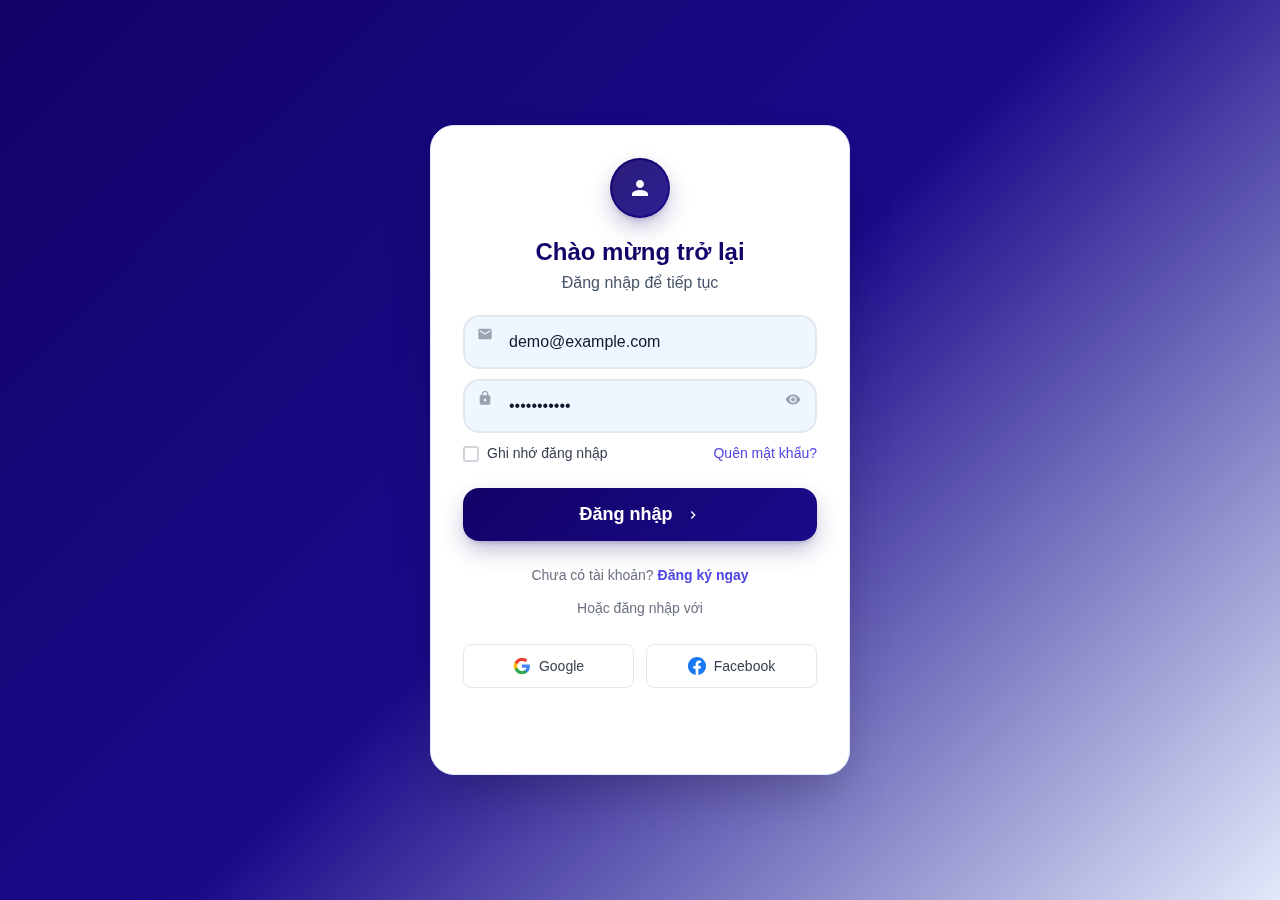
<file: client/html/login.html>
<!DOCTYPE html>
<html lang="vi">
<head>
    <meta charset="UTF-8">
    <meta name="viewport" content="width=device-width, initial-scale=1.0">
    <title>Đăng nhập - Chat Realtime</title>
    <link rel="stylesheet" href="../assets/css/base/variables.css">
    <link rel="stylesheet" href="../assets/css/login.css">
</head>
<body>
    <div class="container">
        <div class="login-card">
            <div class="avatar">
                <div class="avatar-icon">
                    <svg width="24" height="24" viewBox="0 0 24 24" fill="white">
                        <path d="M12 12c2.21 0 4-1.79 4-4s-1.79-4-4-4-4 1.79-4 4 1.79 4 4 4zm0 2c-2.67 0-8 1.34-8 4v2h16v-2c0-2.66-5.33-4-8-4z"/>
                    </svg>
                </div>
            </div>
            
            <h1 class="title">Chào mừng trở lại</h1>
            <p class="subtitle">Đăng nhập để tiếp tục</p>
            
            <form class="login-form" id="loginForm">
                <div class="input-group">
                    <input type="email" id="email" name="email" placeholder="Nhập email của bạn" required>
                    <span class="input-icon">
                        <svg width="16" height="16" viewBox="0 0 24 24" fill="#9CA3AF">
                            <path d="M20 4H4c-1.1 0-1.99.9-1.99 2L2 18c0 1.1.9 2 2 2h16c1.1 0 2-.9 2-2V6c0-1.1-.9-2-2-2zm0 4l-8 5-8-5V6l8 5 8-5v2z"/>
                        </svg>
                    </span>
                </div>
                
                <div class="input-group">
                    <input type="password" id="password" name="password" placeholder="Nhập mật khẩu" required>
                    <span class="input-icon">
                        <svg width="16" height="16" viewBox="0 0 24 24" fill="#9CA3AF">
                            <path d="M18,8h-1V6c0-2.76-2.24-5-5-5S7,3.24,7,6v2H6c-1.1,0-2,0.9-2,2v10c0,1.1,0.9,2,2,2h12c1.1,0,2-0.9,2-2V10C20,8.9,19.1,8,18,8z M12,17c-1.1,0-2-0.9-2-2s0.9-2,2-2s2,0.9,2,2S13.1,17,12,17z M15.1,8H8.9V6c0-1.71,1.39-3.1,3.1-3.1s3.1,1.39,3.1,3.1V8z"/>
                        </svg>
                    </span>
                    <button type="button" class="toggle-password" id="togglePassword">
                        <svg width="16" height="16" viewBox="0 0 24 24" fill="#9CA3AF">
                            <path d="M12,9A3,3 0 0,0 9,12A3,3 0 0,0 12,15A3,3 0 0,0 15,12A3,3 0 0,0 12,9M12,17A5,5 0 0,1 7,12A5,5 0 0,1 12,7A5,5 0 0,1 17,12A5,5 0 0,1 12,17M12,4.5C7,4.5 2.73,7.61 1,12C2.73,16.39 7,19.5 12,19.5C17,19.5 21.27,16.39 23,12C21.27,7.61 17,4.5 12,4.5Z"/>
                        </svg>
                    </button>
                </div>
                
                <div class="form-options">
                    <label class="remember-me">
                        <input type="checkbox" id="remember">
                        <span class="checkmark"></span>
                        Ghi nhớ đăng nhập
                    </label>
                    <a href="#" class="forgot-password">Quên mật khẩu?</a>
                </div>
                
                <button type="submit" class="login-button">
                    Đăng nhập
                    <svg width="16" height="16" viewBox="0 0 24 24" fill="white">
                        <path d="M8.59,16.58L13.17,12L8.59,7.41L10,6L16,12L10,18L8.59,16.58Z"/>
                    </svg>
                </button>
            </form>
            
            <div class="register-link">
                <span>Chưa có tài khoản? </span>
                <a href="register.html">Đăng ký ngay</a>
            </div>
            
            <div class="divider">
                <span>Hoặc đăng nhập với</span>
            </div>
            
            <div class="social-login">
                <button class="social-button google">
                    <svg width="18" height="18" viewBox="0 0 24 24">
                        <path fill="#4285F4" d="M22.56 12.25c0-.78-.07-1.53-.2-2.25H12v4.26h5.92c-.26 1.37-1.04 2.53-2.21 3.31v2.77h3.57c2.08-1.92 3.28-4.74 3.28-8.09z"/>
                        <path fill="#34A853" d="M12 23c2.97 0 5.46-.98 7.28-2.66l-3.57-2.77c-.98.66-2.23 1.06-3.71 1.06-2.86 0-5.29-1.93-6.16-4.53H2.18v2.84C3.99 20.53 7.7 23 12 23z"/>
                        <path fill="#FBBC05" d="M5.84 14.09c-.22-.66-.35-1.36-.35-2.09s.13-1.43.35-2.09V7.07H2.18C1.43 8.55 1 10.22 1 12s.43 3.45 1.18 4.93l2.85-2.22.81-.62z"/>
                        <path fill="#EA4335" d="M12 5.38c1.62 0 3.06.56 4.21 1.64l3.15-3.15C17.45 2.09 14.97 1 12 1 7.7 1 3.99 3.47 2.18 7.07l3.66 2.84c.87-2.6 3.3-4.53 6.16-4.53z"/>
                    </svg>
                    Google
                </button>
                <button class="social-button facebook">
                    <svg width="18" height="18" viewBox="0 0 24 24" fill="#1877F2">
                        <path d="M24 12.073c0-6.627-5.373-12-12-12s-12 5.373-12 12c0 5.99 4.388 10.954 10.125 11.854v-8.385H7.078v-3.47h3.047V9.43c0-3.007 1.792-4.669 4.533-4.669 1.312 0 2.686.235 2.686.235v2.953H15.83c-1.491 0-1.956.925-1.956 1.874v2.25h3.328l-.532 3.47h-2.796v8.385C19.612 23.027 24 18.062 24 12.073z"/>
                    </svg>
                    Facebook
                </button>
            </div>
        </div>
    </div>
    
    <script src="../assets/js/login.js"></script>
</body>
</html>
</file>
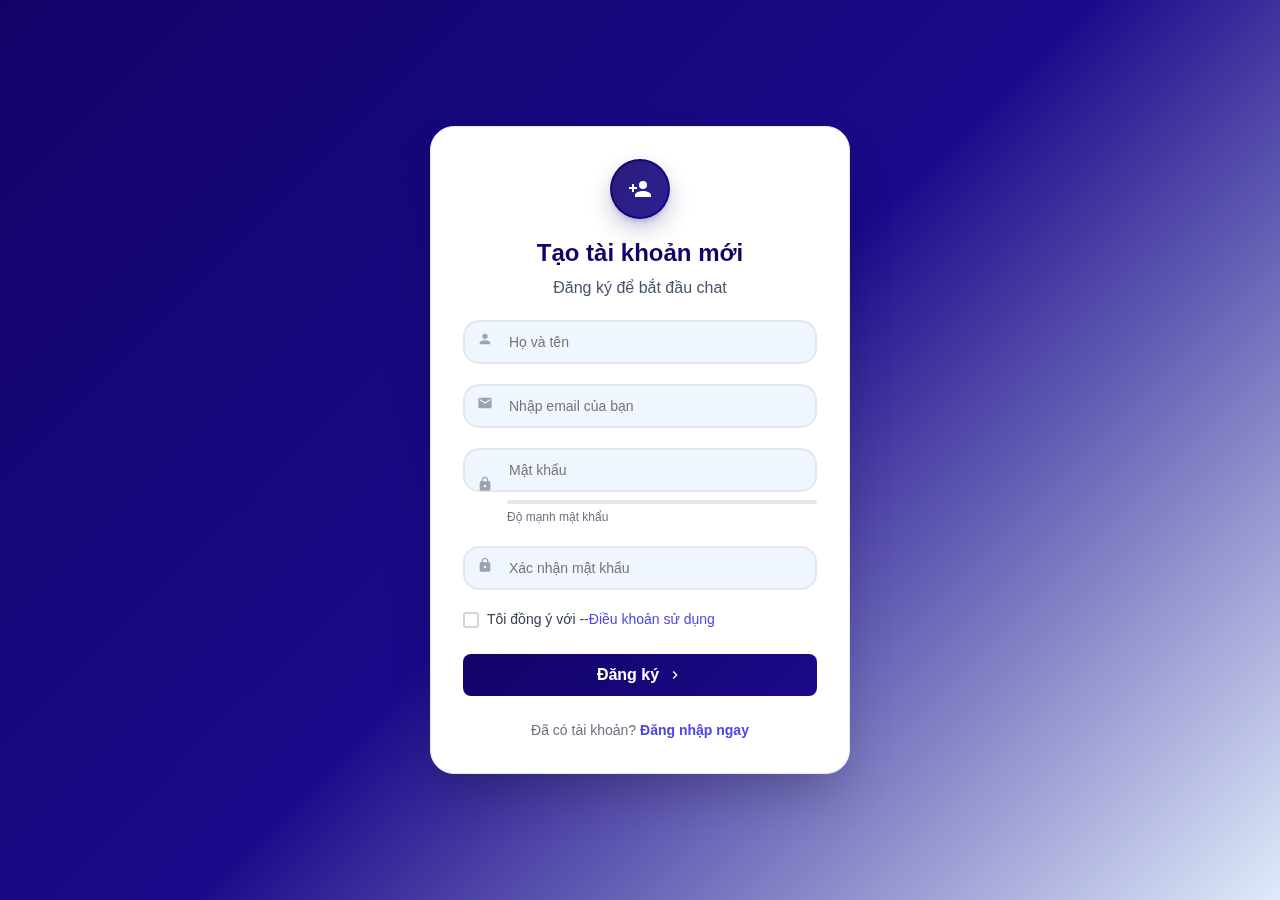
<file: client/html/register.html>
<!DOCTYPE html>
<html lang="vi">
<head>
    <meta charset="UTF-8">
    <meta name="viewport" content="width=device-width, initial-scale=1.0">
    <title>Đăng ký - Chat Realtime</title>
    <link rel="stylesheet" href="../assets/css/base/variables.css">
    <link rel="stylesheet" href="../assets/css/register.css">
</head>
<body>
    <div class="container">
        <div class="register-card">
            <div class="avatar">
                <div class="avatar-icon">
                    <svg width="24" height="24" viewBox="0 0 24 24" fill="white">
                        <path d="M15,14C12.33,14 7,15.33 7,18V20H23V18C23,15.33 17.67,14 15,14M6,10V7H4V10H1V12H4V15H6V12H9V10M15,12A4,4 0 0,0 19,8A4,4 0 0,0 15,4A4,4 0 0,0 11,8A4,4 0 0,0 15,12Z"/>
                    </svg>
                </div>
            </div>
            
            <h1 class="title">Tạo tài khoản mới</h1>
            <p class="subtitle">Đăng ký để bắt đầu chat</p>
            
            <form class="register-form" id="registerForm">
                <div class="input-group">
                    <input type="text" id="fullName" name="fullName" placeholder="Họ và tên" required>
                    <span class="input-icon">
                        <svg width="16" height="16" viewBox="0 0 24 24" fill="#9CA3AF">
                            <path d="M12,4A4,4 0 0,1 16,8A4,4 0 0,1 12,12A4,4 0 0,1 8,8A4,4 0 0,1 12,4M12,14C16.42,14 20,15.79 20,18V20H4V18C4,15.79 7.58,14 12,14Z"/>
                        </svg>
                    </span>
                </div>
                
                <div class="input-group">
                    <input type="email" id="email" name="email" placeholder="Nhập email của bạn" required>
                    <span class="input-icon">
                        <svg width="16" height="16" viewBox="0 0 24 24" fill="#9CA3AF">
                            <path d="M20 4H4c-1.1 0-1.99.9-1.99 2L2 18c0 1.1.9 2 2 2h16c1.1 0 2-.9 2-2V6c0-1.1-.9-2-2-2zm0 4l-8 5-8-5V6l8 5 8-5v2z"/>
                        </svg>
                    </span>
                </div>
                
                <div class="input-group">
                    <input type="password" id="password" name="password" placeholder="Mật khẩu" required>
                    <span class="input-icon">
                        <svg width="16" height="16" viewBox="0 0 24 24" fill="#9CA3AF">
                            <path d="M18,8h-1V6c0-2.76-2.24-5-5-5S7,3.24,7,6v2H6c-1.1,0-2,0.9-2,2v10c0,1.1,0.9,2,2,2h12c1.1,0,2-0.9,2-2V10C20,8.9,19.1,8,18,8z M12,17c-1.1,0-2-0.9-2-2s0.9-2,2-2s2,0.9,2,2S13.1,17,12,17z M15.1,8H8.9V6c0-1.71,1.39-3.1,3.1-3.1s3.1,1.39,3.1,3.1V8z"/>
                        </svg>
                    </span>
                </div>
                
                <div class="input-group">
                    <input type="password" id="confirmPassword" name="confirmPassword" placeholder="Xác nhận mật khẩu" required>
                    <span class="input-icon">
                        <svg width="16" height="16" viewBox="0 0 24 24" fill="#9CA3AF">
                            <path d="M18,8h-1V6c0-2.76-2.24-5-5-5S7,3.24,7,6v2H6c-1.1,0-2,0.9-2,2v10c0,1.1,0.9,2,2,2h12c1.1,0,2-0.9,2-2V10C20,8.9,19.1,8,18,8z M12,17c-1.1,0-2-0.9-2-2s0.9-2,2-2s2,0.9,2,2S13.1,17,12,17z M15.1,8H8.9V6c0-1.71,1.39-3.1,3.1-3.1s3.1,1.39,3.1,3.1V8z"/>
                        </svg>
                    </span>
                </div>
                
                <div class="form-options">
                    <label class="agree-terms">
                        <input type="checkbox" id="agreeTerms" required>
                        <span class="checkmark"></span>
                        Tôi đồng ý với --<a href="#" class="terms-link"> Điều khoản sử dụng</a>
                    </label>
                </div>
                
                <button type="submit" class="register-button">
                    Đăng ký
                    <svg width="16" height="16" viewBox="0 0 24 24" fill="white">
                        <path d="M8.59,16.58L13.17,12L8.59,7.41L10,6L16,12L10,18L8.59,16.58Z"/>
                    </svg>
                </button>
            </form>
            
            <div class="login-link">
                <span>Đã có tài khoản? </span>
                <a href="login.html">Đăng nhập ngay</a>
            </div>
        </div>
    </div>
    
    <script src="../assets/js/register.js"></script>
</body>
</html>
</file>
<file: client/assets/css/base/variables.css>
:root {
    /* Brand Colors - Màu chủ đạo */
    --color-primary: #120368;      /* Navy Blue - màu chính */
    --color-primary-light: #1a0a8a; /* Hover state */
    --color-primary-dark: #0d0350;  /* Active state */
    
    --color-secondary: #E0EAFA;    /* Light Blue - màu phụ */
    --color-secondary-light: #F0F6FF;
    --color-secondary-dark: #D0E0F5;
    
    --color-white: #ffffff;        /* Pure White */
    
    /* Grayscale */
    --color-gray-50: #f8fafc;
    --color-gray-100: #f1f5f9;
    --color-gray-200: #e2e8f0;
    --color-gray-300: #cbd5e1;
    --color-gray-400: #94a3b8;
    --color-gray-500: #64748b;
    --color-gray-600: #475569;
    --color-gray-700: #334155;
    --color-gray-800: #1e293b;
    --color-gray-900: #0f172a;
    
    /* Status Colors */
    --color-success: #10b981;
    --color-success-light: #d1fae5;
    --color-error: #ef4444;
    --color-error-light: #fee2e2;
    --color-warning: #f59e0b;
    --color-warning-light: #fef3c7;
    --color-info: #3b82f6;
    --color-info-light: #dbeafe;
    
    /* Typography */
    --font-family-base: -apple-system, BlinkMacSystemFont, 'Segoe UI', Roboto, 'Helvetica Neue', Arial, sans-serif;
    --font-size-xs: 0.75rem;    /* 12px */
    --font-size-sm: 0.875rem;   /* 14px */
    --font-size-base: 1rem;     /* 16px */
    --font-size-lg: 1.125rem;   /* 18px */
    --font-size-xl: 1.25rem;    /* 20px */
    --font-size-2xl: 1.5rem;    /* 24px */
    --font-size-3xl: 1.875rem;  /* 30px */
    
    --font-weight-normal: 400;
    --font-weight-medium: 500;
    --font-weight-semibold: 600;
    --font-weight-bold: 700;
    --font-weight-extrabold: 800;
    
    /* Line Heights */
    --line-height-tight: 1.25;
    --line-height-snug: 1.375;
    --line-height-normal: 1.5;
    --line-height-relaxed: 1.625;
    
    /* Spacing */
    --space-1: 0.25rem;   /* 4px */
    --space-2: 0.5rem;    /* 8px */
    --space-3: 0.75rem;   /* 12px */
    --space-4: 1rem;      /* 16px */
    --space-5: 1.25rem;   /* 20px */
    --space-6: 1.5rem;    /* 24px */
    --space-8: 2rem;      /* 32px */
    --space-10: 2.5rem;   /* 40px */
    --space-12: 3rem;     /* 48px */
    --space-16: 4rem;     /* 64px */
    --space-20: 5rem;     /* 80px */
    
    /* Border Radius */
    --radius-sm: 0.375rem;  /* 6px */
    --radius: 0.5rem;       /* 8px */
    --radius-md: 0.625rem;  /* 10px */
    --radius-lg: 0.75rem;   /* 12px */
    --radius-xl: 1rem;      /* 16px */
    --radius-2xl: 1.5rem;   /* 24px */
    --radius-full: 9999px;
    
    /* Shadows */
    --shadow-sm: 0 1px 2px 0 rgb(0 0 0 / 0.05);
    --shadow: 0 1px 3px 0 rgb(0 0 0 / 0.1), 0 1px 2px -1px rgb(0 0 0 / 0.1);
    --shadow-md: 0 4px 6px -1px rgb(0 0 0 / 0.1), 0 2px 4px -2px rgb(0 0 0 / 0.1);
    --shadow-lg: 0 10px 15px -3px rgb(0 0 0 / 0.1), 0 4px 6px -4px rgb(0 0 0 / 0.1);
    --shadow-xl: 0 20px 25px -5px rgb(0 0 0 / 0.1), 0 8px 10px -6px rgb(0 0 0 / 0.1);
    --shadow-2xl: 0 25px 50px -12px rgb(0 0 0 / 0.25);
    
    /* Brand Shadow */
    --shadow-primary: 0 10px 25px -3px rgb(18 3 104 / 0.3), 0 4px 6px -4px rgb(18 3 104 / 0.3);
    
    /* Transitions */
    --transition-fast: 150ms cubic-bezier(0.4, 0, 0.2, 1);
    --transition-base: 300ms cubic-bezier(0.4, 0, 0.2, 1);
    --transition-slow: 500ms cubic-bezier(0.4, 0, 0.2, 1);
    
    /* Breakpoints */
    --breakpoint-sm: 640px;
    --breakpoint-md: 768px;
    --breakpoint-lg: 1024px;
    --breakpoint-xl: 1280px;
    --breakpoint-2xl: 1536px;
    
    /* Z-index */
    --z-dropdown: 1000;
    --z-sticky: 1020;
    --z-fixed: 1030;
    --z-modal-backdrop: 1040;
    --z-modal: 1050;
    --z-popover: 1060;
    --z-tooltip: 1070;
    --z-toast: 1080;
}

/* Reset styles */
* {
    margin: 0;
    padding: 0;
    box-sizing: border-box;
}

html {
    font-size: 16px;
    -webkit-text-size-adjust: 100%;
    -ms-text-size-adjust: 100%;
}

body {
    font-family: var(--font-family-base);
    font-size: var(--font-size-base);
    font-weight: var(--font-weight-normal);
    line-height: var(--line-height-normal);
    color: var(--color-gray-900);
    background-color: var(--color-white);
    -webkit-font-smoothing: antialiased;
    -moz-osx-font-smoothing: grayscale;
}

/* Remove default button styles */
button {
    border: none;
    background: none;
    font-family: inherit;
    cursor: pointer;
}

/* Remove default input styles */
input, textarea, select {
    font-family: inherit;
    font-size: inherit;
}

/* Remove default link styles */
a {
    color: inherit;
    text-decoration: none;
}

/* Remove list styles */
ul, ol {
    list-style: none;
}

/* Image styles */
img {
    max-width: 100%;
    height: auto;
}

/* Focus styles */
:focus {
    outline: 2px solid var(--color-primary);
    outline-offset: 2px;
}

/* Selection styles */
::selection {
    background-color: var(--color-secondary);
    color: var(--color-primary);
}

/* Scrollbar styles */
::-webkit-scrollbar {
    width: 8px;
}

::-webkit-scrollbar-track {
    background: var(--color-gray-100);
}

::-webkit-scrollbar-thumb {
    background: var(--color-gray-300);
    border-radius: var(--radius-full);
}

::-webkit-scrollbar-thumb:hover {
    background: var(--color-gray-400);
}

/* Utility classes */
.sr-only {
    position: absolute;
    width: 1px;
    height: 1px;
    padding: 0;
    margin: -1px;
    overflow: hidden;
    clip: rect(0, 0, 0, 0);
    white-space: nowrap;
    border: 0;
}

.hidden {
    display: none !important;
}

.text-center {
    text-align: center;
}

.text-left {
    text-align: left;
}

.text-right {
    text-align: right;
}

/* Animation classes */
@keyframes fadeIn {
    from { opacity: 0; }
    to { opacity: 1; }
}

@keyframes fadeOut {
    from { opacity: 1; }
    to { opacity: 0; }
}

@keyframes slideInUp {
    from {
        opacity: 0;
        transform: translateY(20px);
    }
    to {
        opacity: 1;
        transform: translateY(0);
    }
}

@keyframes slideInDown {
    from {
        opacity: 0;
        transform: translateY(-20px);
    }
    to {
        opacity: 1;
        transform: translateY(0);
    }
}

@keyframes spin {
    from { transform: rotate(0deg); }
    to { transform: rotate(360deg); }
}

@keyframes pulse {
    0%, 100% {
        opacity: 1;
    }
    50% {
        opacity: 0.5;
    }
}

.animate-fadeIn {
    animation: fadeIn 0.3s ease-out;
}

.animate-slideInUp {
    animation: slideInUp 0.3s ease-out;
}

.animate-slideInDown {
    animation: slideInDown 0.3s ease-out;
}

.animate-spin {
    animation: spin 1s linear infinite;
}

.animate-pulse {
    animation: pulse 2s cubic-bezier(0.4, 0, 0.6, 1) infinite;
}
</file>
<file: client/assets/css/login.css>
@import url('base/variables.css');

body {
    background: linear-gradient(135deg, var(--color-primary) 0%, var(--color-primary-light) 50%, var(--color-secondary) 100%);
    min-height: 100vh;
    display: flex;
    align-items: center;
    justify-content: center;
    padding: var(--space-5);
}

.container {
    width: 100%;
    max-width: 420px;
}

.login-card {
    background: var(--color-white);
    border-radius: var(--radius-2xl);
    padding: var(--space-8) var(--space-8);
    box-shadow: var(--shadow-2xl);
    text-align: center;
    border: 1px solid var(--color-secondary);
    backdrop-filter: blur(10px);
    height: 650px;
}

.avatar {
    margin-bottom: var(--space-6);
}

.avatar-icon {
    width: 60px;
    height: 60px;
    background: linear-gradient(135deg, var(--color-primary) 0%, var(--color-primary-light) 100%);
    border-radius: var(--radius-full);
    display: flex;
    align-items: center;
    justify-content: center;
    margin: 0 auto;
    box-shadow: var(--shadow-primary);
    position: relative;
}

.avatar-icon::before {
    content: '';
    position: absolute;
    inset: 2px;
    border-radius: var(--radius-full);
    background: linear-gradient(135deg, var(--color-white) 0%, var(--color-secondary) 100%);
    opacity: 0.1;
}

.title {
    font-size: var(--font-size-2xl);
    font-weight: var(--font-weight-bold);
    color: var(--color-primary);
    margin-bottom: var(--space-1);
    margin-top: -5px;
    line-height: var(--line-height-tight);
}

.subtitle {
    color: var(--color-gray-600);
    font-size: var(--font-size-base);
    margin-bottom: var(--space-5);
    font-weight: var(--font-weight-light);
}

.login-form {
    text-align: left;
}

.input-group {
    position: relative;
    margin-bottom: 20px;
}

.input-group input {
    width: 100%;
    padding: var(--space-4) var(--space-4) var(--space-4) 44px;
    border: 2px solid var(--color-gray-200);
    border-radius: var(--radius-xl);
    font-size: var(--font-size-base);
    transition: all var(--transition-base);
    background: var(--color-secondary-light);
    color: var(--color-gray-900);
    font-weight: var(--font-weight-medium);
    margin-bottom: -10px;
}

.input-group input:focus {
    outline: none;
    border-color: var(--color-primary);
    box-shadow: 0 0 0 4px rgba(18, 3, 104, 0.1);
    background: var(--color-white);
}

.input-group input::placeholder {
    color: var(--color-gray-500);
    font-weight: var(--font-weight-normal);
}

.input-icon {
    position: absolute;
    left: 14px;
    top: 50%;
    transform: translateY(-50%);
    pointer-events: none;
}

.toggle-password {
    position: absolute;
    right: 12px;
    top: 50%;
    transform: translateY(-50%);
    background: none;
    border: none;
    cursor: pointer;
    padding: 4px;
    border-radius: 4px;
    transition: background-color 0.2s;
}

.toggle-password:hover {
    background-color: #F3F4F6;
}

.form-options {
    display: flex;
    justify-content: space-between;
    align-items: center;
    margin-bottom: 24px;
    font-size: 14px;
}

.remember-me {
    display: flex;
    align-items: center;
    cursor: pointer;
    color: #374151;
}

.remember-me input[type="checkbox"] {
    display: none;
}

.checkmark {
    width: 16px;
    height: 16px;
    border: 2px solid #D1D5DB;
    border-radius: 3px;
    margin-right: 8px;
    position: relative;
    transition: all 0.2s;
}

.remember-me input:checked + .checkmark {
    background-color: #4F46E5;
    border-color: #4F46E5;
}

.remember-me input:checked + .checkmark::after {
    content: '';
    position: absolute;
    left: 4px;
    top: 1px;
    width: 4px;
    height: 8px;
    border: solid white;
    border-width: 0 2px 2px 0;
    transform: rotate(45deg);
}

.forgot-password {
    color: #4F46E5;
    text-decoration: none;
    font-weight: 500;
}

.forgot-password:hover {
    text-decoration: underline;
}

.login-button {
    width: 100%;
    background: linear-gradient(135deg, var(--color-primary) 0%, var(--color-primary-light) 100%);
    color: var(--color-white);
    border: none;
    padding: var(--space-4) var(--space-6);
    border-radius: var(--radius-xl);
    font-size: var(--font-size-lg);
    font-weight: var(--font-weight-semibold);
    cursor: pointer;
    transition: all var(--transition-base);
    display: flex;
    align-items: center;
    justify-content: center;
    gap: var(--space-3);
    margin-bottom: var(--space-6);
    box-shadow: var(--shadow-primary);
    position: relative;
    overflow: hidden;
}

.login-button::before {
    content: '';
    position: absolute;
    inset: 0;
    background: linear-gradient(135deg, var(--color-white) 0%, var(--color-secondary) 100%);
    opacity: 0;
    transition: opacity var(--transition-base);
}

.login-button:hover {
    transform: translateY(-2px);
    box-shadow: 0 12px 28px -4px rgba(18, 3, 104, 0.4);
}

.login-button:hover::before {
    opacity: 0.1;
}

.login-button:active {
    transform: translateY(0);
}

.login-button:disabled {
    opacity: 0.7;
    cursor: not-allowed;
    transform: none;
}

.register-link {
    text-align: center;
    margin-bottom: 10px;
    font-size: 14px;
    color: #6B7280;
}

.register-link a {
    color: #4F46E5;
    text-decoration: none;
    font-weight: 600;
}

.register-link a:hover {
    text-decoration: underline;
}

.divider {
    margin-bottom: 24px;
    text-align: center;
}

.divider::before {
    content: '';
    top: 50%;
    left: 0;
    right: 0;
    height: 1px;
    background: #E5E7EB;
}

.divider span {
    background: white;
    padding: 0 16px;
    font-size: 14px;
    color: #6B7280;
}

.social-login {
    display: flex;
    gap: 12px;
}

.social-button {
    flex: 1;
    padding: 12px 16px;
    border: 1px solid #E5E7EB;
    border-radius: 8px;
    background: white;
    cursor: pointer;
    font-size: 14px;
    font-weight: 500;
    display: flex;
    align-items: center;
    justify-content: center;
    gap: 8px;
    transition: all 0.2s;
    color: #374151;
}

.social-button:hover {
    border-color: #D1D5DB;
    box-shadow: 0 2px 4px rgba(0, 0, 0, 0.1);
    transform: translateY(-1px);
}

.social-button.google:hover {
    border-color: #4285F4;
}

.social-button.facebook:hover {
    border-color: #1877F2;
}

.error-message {
    background: #FEE2E2;
    color: #DC2626;
    padding: 12px 16px;
    border-radius: 8px;
    margin-bottom: 16px;
    font-size: 14px;
    border: 1px solid #FECACA;
    text-align: center;
}

.success-message {
    background: #D1FAE5;
    color: #065F46;
    padding: 12px 16px;
    border-radius: 8px;
    margin-bottom: 16px;
    font-size: 14px;
    border: 1px solid #A7F3D0;
    text-align: center;
}

/* Loading animation */
.login-button.loading {
    position: relative;
    color: transparent;
}

.login-button.loading::after {
    content: '';
    position: absolute;
    width: 16px;
    height: 16px;
    top: 50%;
    left: 50%;
    margin-left: -8px;
    margin-top: -8px;
    border: 2px solid #ffffff;
    border-radius: 50%;
    border-top-color: transparent;
    animation: spin 1s linear infinite;
}

@keyframes spin {
    to {
        transform: rotate(360deg);
    }
}

@media (max-width: 480px) {
    .container {
        padding: 0 16px;
    }
    
    .login-card {
        padding: 32px 24px;
    }
    
    .social-login {
        flex-direction: column;
    }
    
    .social-button {
        width: 100%;
    }
    
    .form-options {
        flex-direction: column;
        gap: 12px;
        align-items: flex-start;
    }
}
</file>
<file: client/assets/css/register.css>
@import url('base/variables.css');

body {
    background: linear-gradient(135deg, var(--color-primary) 0%, var(--color-primary-light) 50%, var(--color-secondary) 100%);
    min-height: 100vh;
    display: flex;
    align-items: center;
    justify-content: center;
    padding: var(--space-5);
}

.container {
    width: 100%;
    max-width: 420px;
}

.register-card {
    background: var(--color-white);
    border-radius: var(--radius-2xl);
    padding: var(--space-8) var(--space-8);
    box-shadow: var(--shadow-2xl);
    text-align: center;
    border: 1px solid var(--color-secondary);
    backdrop-filter: blur(10px);
}

.avatar {
    margin-bottom: 24px;
}

.avatar-icon {
    width: 60px;
    height: 60px;
    background: linear-gradient(135deg, var(--color-primary) 0%, var(--color-primary-light) 100%);
    border-radius: var(--radius-full);
    display: flex;
    align-items: center;
    justify-content: center;
    margin: 0 auto;
    box-shadow: var(--shadow-primary);
    position: relative;
}

.avatar-icon::before {
    content: '';
    position: absolute;
    inset: 2px;
    border-radius: var(--radius-full);
    background: linear-gradient(135deg, var(--color-white) 0%, var(--color-secondary) 100%);
    opacity: 0.1;
}

.title {
    font-size: var(--font-size-2xl);
    font-weight: var(--font-weight-bold);
    color: var(--color-primary);
    margin-bottom: var(--space-2);
    line-height: var(--line-height-tight);
    margin-top: -5px;
}

.subtitle {
    color: var(--color-gray-600);
    font-size: var(--font-size-base);
    margin-bottom: var(--space-5);
    font-weight: var(--font-weight-medium);
}

.register-form {
    text-align: left;
}

.input-group {
    position: relative;
    margin-bottom: 20px;
}

.input-group input {
    border: 2px solid var(--color-gray-200);
    border-radius: var(--radius-xl);
    width: 100%;
    padding: 12px 16px 12px 44px;
    font-size: 14px;
    transition: all 0.2s;
    background: var(--color-secondary-light);
    color: var(--color-gray-900);
}

.input-group input:focus {
    outline: none;
    border-color: var(--color-primary);
    box-shadow: 0 0 0 4px rgba(18, 3, 104, 0.1);
    background: white;
}

.input-group input.error {
    border-color: #DC2626;
    box-shadow: 0 0 0 3px rgba(220, 38, 38, 0.1);
}

.input-group input.success {
    border-color: var(--color-primary);
    box-shadow: 0 0 0 3px rgba(5, 150, 105, 0.1);
}

.input-icon {
    position: absolute;
    left: 14px;
    top: 50%;
    transform: translateY(-50%);
    pointer-events: none;
}

.form-options {
    margin-bottom: 24px;
    font-size: 14px;
}

.agree-terms {
    display: flex;
    align-items: flex-start;
    cursor: pointer;
    color: #374151;
    line-height: 1.4;
}

.agree-terms input[type="checkbox"] {
    display: none;
}

.checkmark {
    width: 16px;
    height: 16px;
    border: 2px solid #D1D5DB;
    border-radius: 3px;
    margin-right: 8px;
    margin-top: 2px;
    position: relative;
    transition: all 0.2s;
    flex-shrink: 0;
}

.agree-terms input:checked + .checkmark {
    background-color: #4F46E5;
    border-color: #4F46E5;
}

.agree-terms input:checked + .checkmark::after {
    content: '';
    position: absolute;
    left: 4px;
    top: 1px;
    width: 4px;
    height: 8px;
    border: solid white;
    border-width: 0 2px 2px 0;
    transform: rotate(45deg);
}

.terms-link {
    color: #4F46E5;
    text-decoration: none;
    font-weight: 500;
}

.terms-link:hover {
    text-decoration: underline;
}

.register-button {
    width: 100%;
    background: linear-gradient(135deg, var(--color-primary) 0%, var(--color-primary-light) 100%);
    color: var(--color-white);
    border: none;
    padding: 12px 16px;
    border-radius: 8px;
    font-size: 16px;
    font-weight: 600;
    cursor: pointer;
    transition: all 0.2s;
    display: flex;
    align-items: center;
    justify-content: center;
    gap: 8px;
    margin-bottom: 24px;
}

.register-button:hover {
    background: linear-gradient(135deg, var(--color-primary) 0%, var(--color-primary-light) 100%);
    transform: translateY(-1px);
    box-shadow: 0 12px 28px -4px rgba(18, 3, 104, 0.4);
    
}

.register-button:active {
    transform: translateY(0);
}

.register-button:disabled {
    opacity: 0.7;
    cursor: not-allowed;
    transform: none;
}

.login-link {
    text-align: center;
    font-size: 14px;
    color: #6B7280;
}

.login-link a {
    color: #4F46E5;
    text-decoration: none;
    font-weight: 600;
}

.login-link a:hover {
    text-decoration: underline;
}

.error-message {
    background: #FEE2E2;
    color: #DC2626;
    padding: 12px 16px;
    border-radius: 8px;
    margin-bottom: 16px;
    font-size: 14px;
    border: 1px solid #FECACA;
    text-align: center;
}

.success-message {
    background: #D1FAE5;
    color: #065F46;
    padding: 12px 16px;
    border-radius: 8px;
    margin-bottom: 16px;
    font-size: 14px;
    border: 1px solid #A7F3D0;
    text-align: center;
}

.field-error {
    color: #DC2626;
    font-size: 12px;
    margin-top: 4px;
    margin-left: 44px;
}

.field-success {
    color: #059669;
    font-size: 12px;
    margin-top: 4px;
    margin-left: 44px;
}

/* Loading animation */
.register-button.loading {
    position: relative;
    color: transparent;
}

.register-button.loading::after {
    content: '';
    position: absolute;
    width: 16px;
    height: 16px;
    top: 50%;
    left: 50%;
    margin-left: -8px;
    margin-top: -8px;
    border: 2px solid #ffffff;
    border-radius: 50%;
    border-top-color: transparent;
    animation: spin 1s linear infinite;
}

@keyframes spin {
    to {
        transform: rotate(360deg);
    }
}

/* Password strength indicator */
.password-strength {
    margin-top: 8px;
    margin-left: 44px;
}

.strength-bar {
    height: 4px;
    background: #E5E7EB;
    border-radius: 2px;
    overflow: hidden;
    margin-bottom: 4px;
}

.strength-fill {
    height: 100%;
    width: 0;
    transition: all 0.3s;
    border-radius: 2px;
}

.strength-fill.weak {
    width: 33%;
    background: #DC2626;
}

.strength-fill.medium {
    width: 66%;
    background: #F59E0B;
}

.strength-fill.strong {
    width: 100%;
    background: #059669;
}

.strength-text {
    font-size: 12px;
    color: #6B7280;
}

@media (max-width: 480px) {
    .container {
        padding: 0 16px;
    }
    
    .register-card {
        padding: 32px 24px;
    }
    
    .agree-terms {
        font-size: 13px;
    }
}
</file>
